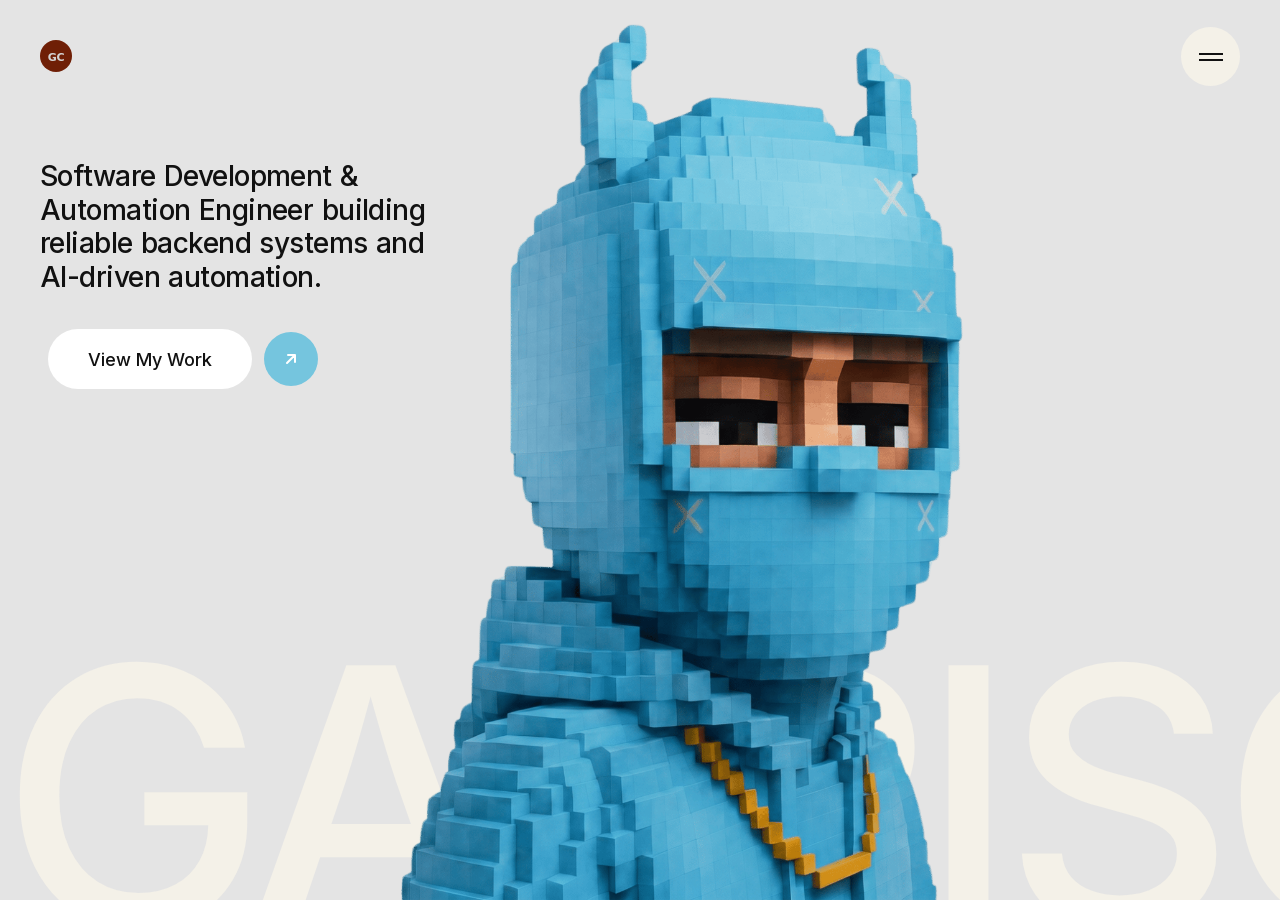
<file: index.html>
<!DOCTYPE html>
<html lang="en">
<head>
<meta charset="UTF-8"/>
<meta name="viewport" content="width=device-width, initial-scale=1.0"/>
<title>Garrison Chen — Software Development Engineer</title>
<meta name="description" content="Garrison Chen is a Software Development & Automation Engineer building reliable backend systems, CI/CD pipelines, and AI-driven automation."/>
<meta property="og:type" content="website"/>
<meta property="og:title" content="Garrison Chen — Software Development Engineer"/>
<meta property="og:description" content="Software Development & Automation Engineer building reliable backend systems and AI-driven automation."/>
<meta property="og:image" content="assets/images/hero-base.png"/>
<meta name="twitter:card" content="summary_large_image"/>
<link rel="icon" type="image/svg+xml" href="assets/images/logo.svg"/>
<link rel="stylesheet" href="assets/css/style.css"/>
</head>
<body>

<!-- SPLASH -->
<div class="splash" id="splash">
  <div class="splash-row splash-row-top">
    <div class="splash-box"></div><div class="splash-box"></div><div class="splash-box"></div><div class="splash-box"></div><div class="splash-box"></div>
  </div>
  <div class="splash-row splash-row-bottom">
    <div class="splash-box"></div><div class="splash-box"></div><div class="splash-box"></div><div class="splash-box"></div><div class="splash-box"></div>
  </div>
</div>

<!-- LOGO -->
<div class="logo-wrapper">
  <div class="inner">
    <a href="index.html" aria-label="Home">
      <img src="assets/images/logo.svg" alt="Garrison Chen"/>
    </a>
  </div>
</div>

<!-- BURGER -->
<div class="burger-wrapper">
  <div class="inner">
    <button class="burger-btn" id="burger-btn" aria-label="Open menu">
      <span class="bar"></span>
      <span class="bar"></span>
    </button>
  </div>
</div>

<!-- MENU PANEL -->
<div class="menu-panel" id="menu-panel">
  <nav>
    <a href="work.html">Work</a>
    <a href="about.html">About</a>
    <a href="blog.html">Blog</a>
  </nav>
  <div class="menu-contact">
    <a href="mailto:pikachuouo10@gmail.com" class="menu-email">pikachuouo10@gmail.com</a>
    <div class="menu-socials">
      <a href="https://github.com/PikachuOuO10" target="_blank" rel="noopener">GitHub</a>
      <a href="https://tw.linkedin.com/in/garrison-chen-938335220" target="_blank" rel="noopener">LinkedIn</a>
    </div>
  </div>
  <div style="margin-top:32px;">
    <a class="menu-cta-btn" href="mailto:pikachuouo10@gmail.com">
      <span class="menu-cta-bg"></span>
      <span class="menu-cta-text">Let's talk</span>
      <span class="menu-cta-circle">
        <svg width="14" height="14" viewBox="0 0 18 18" fill="none" xmlns="http://www.w3.org/2000/svg">
          <path d="M5 13L13 5M13 5H6M13 5V12" stroke="white" stroke-width="2" stroke-linecap="round" stroke-linejoin="round"/>
        </svg>
      </span>
    </a>
  </div>
</div>

<!-- HERO -->
<main class="hero">
  <!-- Big text behind image -->
  <div class="hero-big-text creator-text-animate">
    <h2>GARRISON</h2>
  </div>

  <!-- Base image -->
  <div class="hero-base-img hero-image-animate"
       style="background-image:url('assets/images/hero-base.png');">
  </div>

  <!-- Reveal layer -->
  <canvas id="reveal-canvas"></canvas>
  <div class="hero-reveal-img" id="reveal-img"
       style="background-image:url('assets/images/hero-reveal.png');">
  </div>

  <!-- Content -->
  <div class="hero-content">
    <div class="hero-content-inner">
      <h1 class="hero-headline" id="headline" data-text="Software Development &amp; Automation Engineer building reliable backend systems and AI-driven automation."></h1>
      <a class="cta-btn cta-animate" href="work.html">
        <span class="cta-btn-bg"></span>
        <span class="cta-btn-text">View My Work</span>
        <span class="cta-btn-circle">
          <svg width="18" height="18" viewBox="0 0 18 18" fill="none" xmlns="http://www.w3.org/2000/svg">
            <path d="M5 13L13 5M13 5H6M13 5V12" stroke="white" stroke-width="2" stroke-linecap="round" stroke-linejoin="round"/>
          </svg>
        </span>
      </a>
    </div>
  </div>
</main>

<script src="assets/js/main.js"></script>
</body>
</html>
</file>
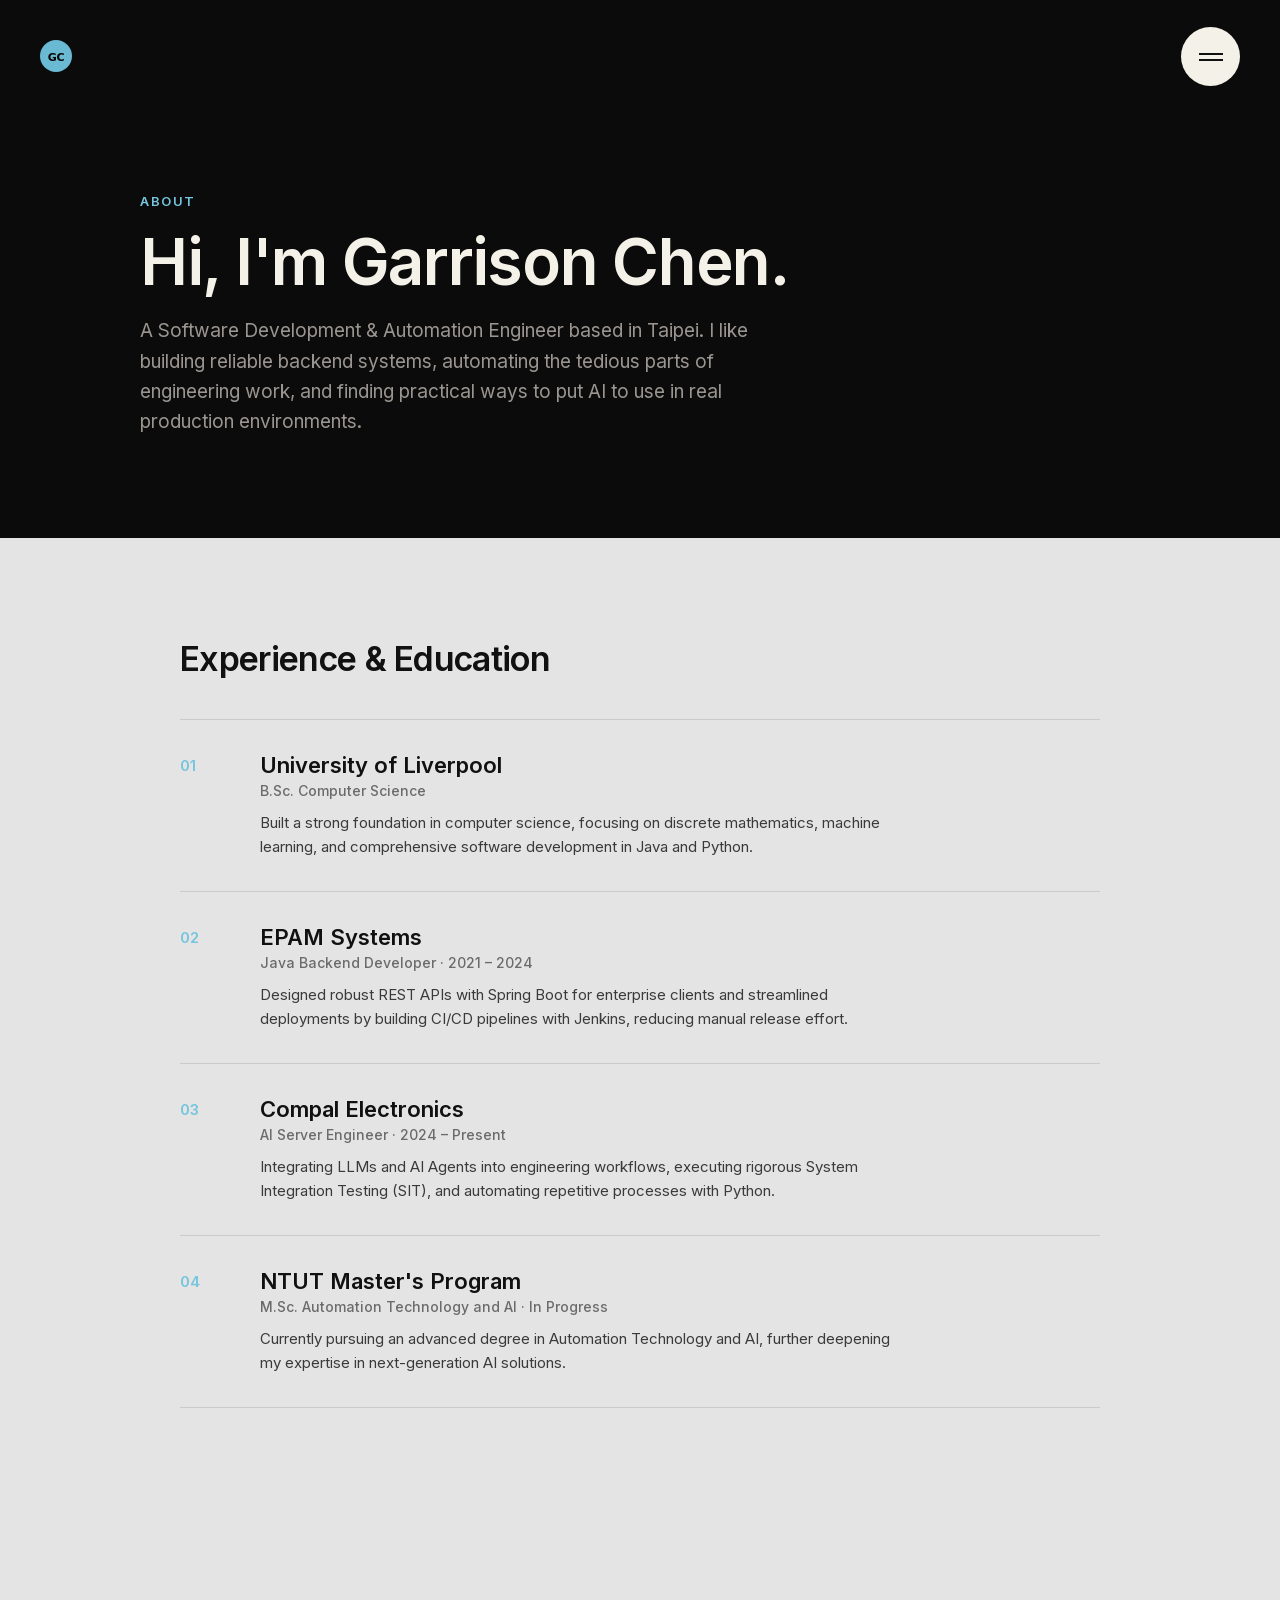
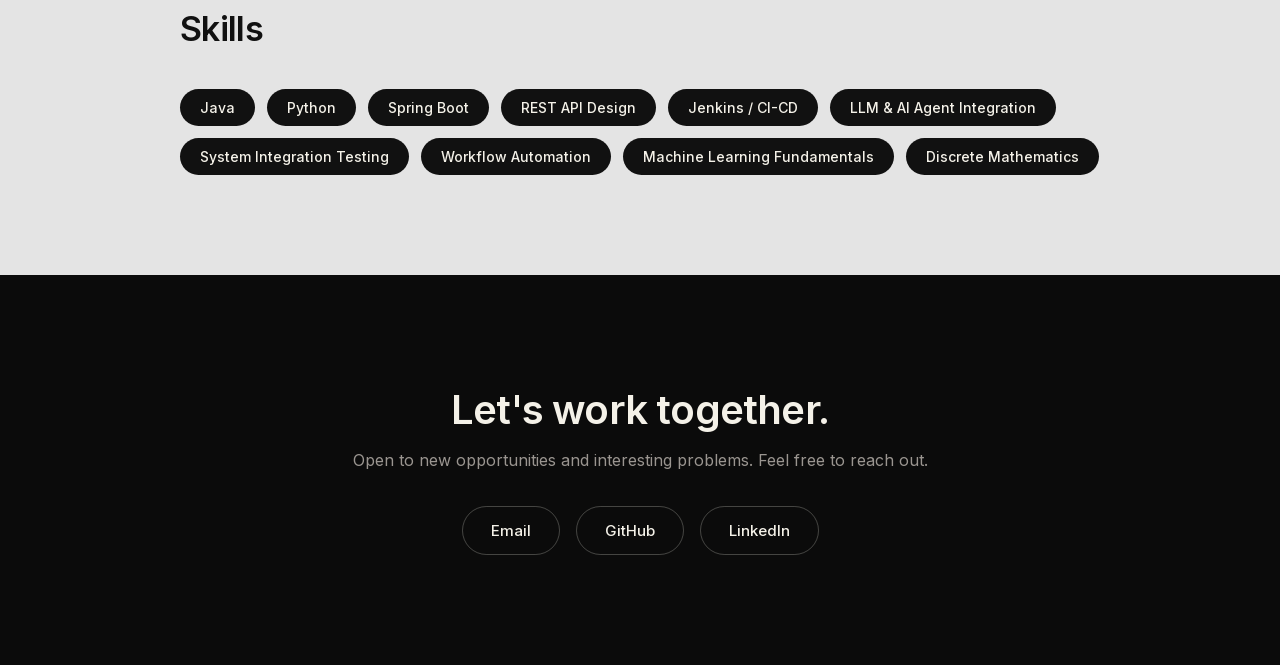
<file: about.html>
<!DOCTYPE html>
<html lang="en">
<head>
<meta charset="UTF-8"/>
<meta name="viewport" content="width=device-width, initial-scale=1.0"/>
<title>About — Garrison Chen</title>
<meta name="description" content="Garrison Chen — Software Development &amp; Automation Engineer. Background, experience, and skills."/>
<meta property="og:type" content="website"/>
<meta property="og:title" content="About — Garrison Chen"/>
<meta property="og:description" content="Software Development &amp; Automation Engineer. Background, experience, and skills."/>
<meta property="og:image" content="assets/images/hero-base.png"/>
<meta name="twitter:card" content="summary_large_image"/>
<link rel="icon" type="image/svg+xml" href="assets/images/logo.svg"/>
<link rel="stylesheet" href="assets/css/style.css"/>
</head>
<body>

<!-- LOGO -->
<div class="logo-wrapper">
  <div class="inner">
    <a href="index.html" aria-label="Home">
      <img src="assets/images/logo.svg" alt="Garrison Chen"/>
    </a>
  </div>
</div>

<!-- BURGER -->
<div class="burger-wrapper">
  <div class="inner">
    <button class="burger-btn" id="burger-btn" aria-label="Open menu">
      <span class="bar"></span>
      <span class="bar"></span>
    </button>
  </div>
</div>

<!-- MENU PANEL -->
<div class="menu-panel" id="menu-panel">
  <nav>
    <a href="work.html">Work</a>
    <a href="about.html">About</a>
    <a href="blog.html">Blog</a>
  </nav>
  <div class="menu-contact">
    <a href="mailto:pikachuouo10@gmail.com" class="menu-email">pikachuouo10@gmail.com</a>
    <div class="menu-socials">
      <a href="https://github.com/PikachuOuO10" target="_blank" rel="noopener">GitHub</a>
      <a href="https://tw.linkedin.com/in/garrison-chen-938335220" target="_blank" rel="noopener">LinkedIn</a>
    </div>
  </div>
  <div style="margin-top:32px;">
    <a class="menu-cta-btn" href="mailto:pikachuouo10@gmail.com">
      <span class="menu-cta-bg"></span>
      <span class="menu-cta-text">Let's talk</span>
      <span class="menu-cta-circle">
        <svg width="14" height="14" viewBox="0 0 18 18" fill="none" xmlns="http://www.w3.org/2000/svg">
          <path d="M5 13L13 5M13 5H6M13 5V12" stroke="white" stroke-width="2" stroke-linecap="round" stroke-linejoin="round"/>
        </svg>
      </span>
    </a>
  </div>
</div>

<main>
  <!-- PAGE HERO -->
  <section class="page-hero">
    <div class="page-hero-inner fade-in-up">
      <span class="eyebrow">About</span>
      <h1>Hi, I'm Garrison Chen.</h1>
      <p>A Software Development &amp; Automation Engineer based in Taipei. I like building reliable backend systems, automating the tedious parts of engineering work, and finding practical ways to put AI to use in real production environments.</p>
    </div>
  </section>

  <!-- EXPERIENCE TIMELINE -->
  <section class="section">
    <h2 class="section-title">Experience &amp; Education</h2>
    <div class="timeline">

      <div class="timeline-item">
        <div class="timeline-num">01</div>
        <div class="timeline-body">
          <h3>University of Liverpool</h3>
          <div class="timeline-org">B.Sc. Computer Science</div>
          <p>Built a strong foundation in computer science, focusing on discrete mathematics, machine learning, and comprehensive software development in Java and Python.</p>
        </div>
      </div>

      <div class="timeline-item">
        <div class="timeline-num">02</div>
        <div class="timeline-body">
          <h3>EPAM Systems</h3>
          <div class="timeline-org">Java Backend Developer · 2021 – 2024</div>
          <p>Designed robust REST APIs with Spring Boot for enterprise clients and streamlined deployments by building CI/CD pipelines with Jenkins, reducing manual release effort.</p>
        </div>
      </div>

      <div class="timeline-item">
        <div class="timeline-num">03</div>
        <div class="timeline-body">
          <h3>Compal Electronics</h3>
          <div class="timeline-org">AI Server Engineer · 2024 – Present</div>
          <p>Integrating LLMs and AI Agents into engineering workflows, executing rigorous System Integration Testing (SIT), and automating repetitive processes with Python.</p>
        </div>
      </div>

      <div class="timeline-item">
        <div class="timeline-num">04</div>
        <div class="timeline-body">
          <h3>NTUT Master's Program</h3>
          <div class="timeline-org">M.Sc. Automation Technology and AI · In Progress</div>
          <p>Currently pursuing an advanced degree in Automation Technology and AI, further deepening my expertise in next-generation AI solutions.</p>
        </div>
      </div>

    </div>
  </section>

  <!-- SKILLS -->
  <section class="section">
    <h2 class="section-title">Skills</h2>
    <div class="skills-grid">
      <span class="skill-pill">Java</span>
      <span class="skill-pill">Python</span>
      <span class="skill-pill">Spring Boot</span>
      <span class="skill-pill">REST API Design</span>
      <span class="skill-pill">Jenkins / CI-CD</span>
      <span class="skill-pill">LLM &amp; AI Agent Integration</span>
      <span class="skill-pill">System Integration Testing</span>
      <span class="skill-pill">Workflow Automation</span>
      <span class="skill-pill">Machine Learning Fundamentals</span>
      <span class="skill-pill">Discrete Mathematics</span>
    </div>
  </section>

  <!-- CONTACT CTA -->
  <section class="contact-cta">
    <h2>Let's work together.</h2>
    <p>Open to new opportunities and interesting problems. Feel free to reach out.</p>
    <div class="contact-cta-buttons">
      <a class="contact-link-btn" href="mailto:pikachuouo10@gmail.com">Email</a>
      <a class="contact-link-btn" href="https://github.com/PikachuOuO10" target="_blank" rel="noopener">GitHub</a>
      <a class="contact-link-btn" href="https://tw.linkedin.com/in/garrison-chen-938335220" target="_blank" rel="noopener">LinkedIn</a>
    </div>
  </section>
</main>

<script src="assets/js/main.js"></script>
</body>
</html>
</file>
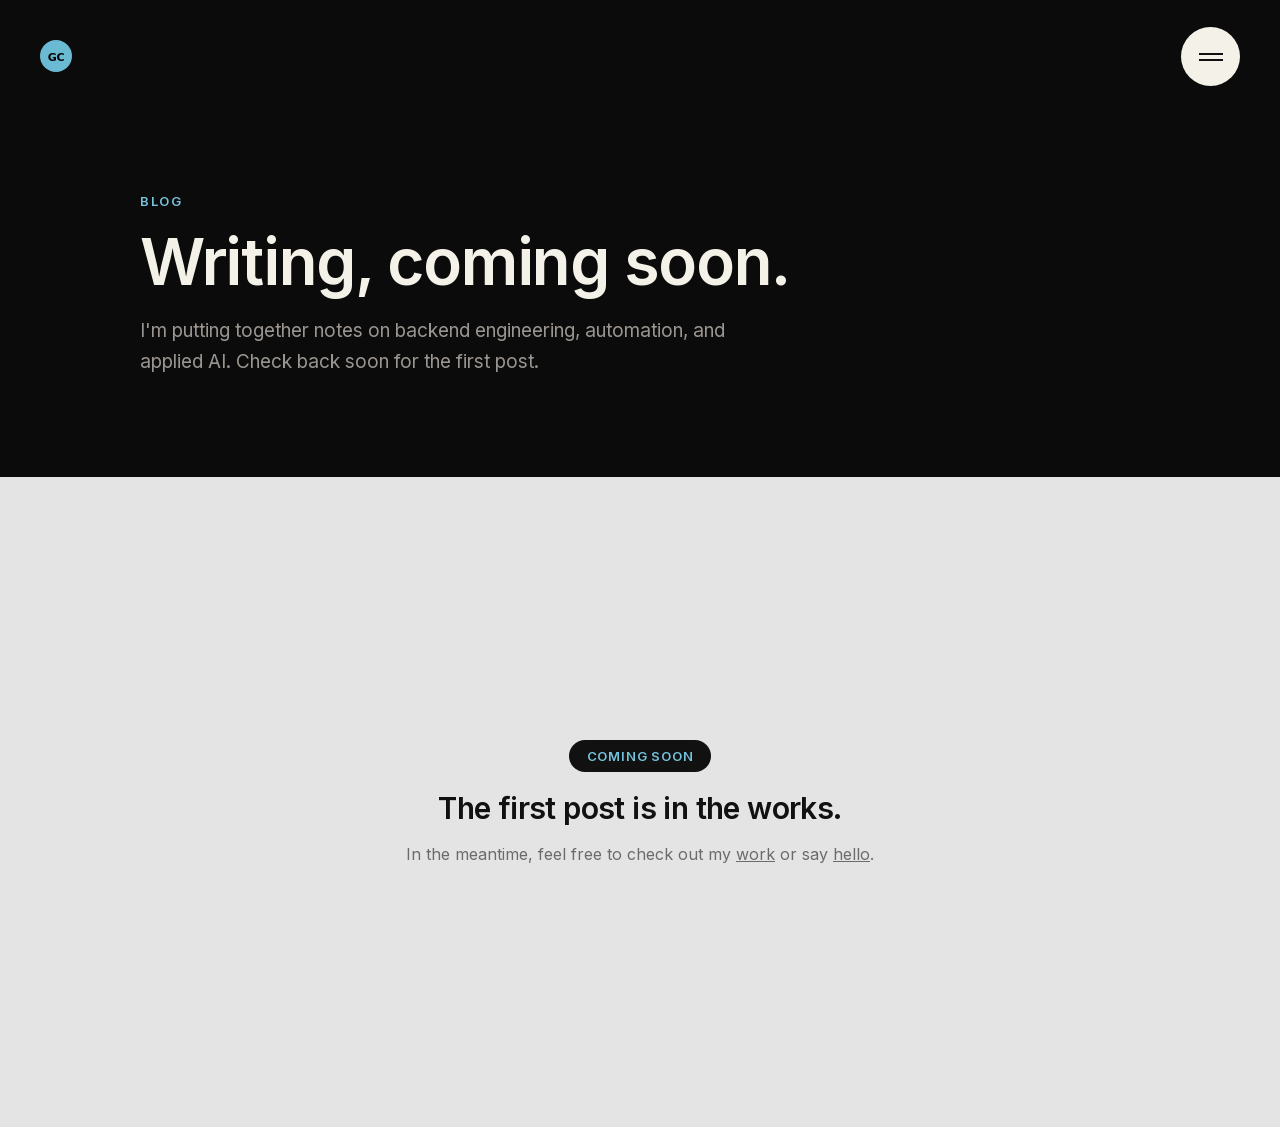
<file: blog.html>
<!DOCTYPE html>
<html lang="en">
<head>
<meta charset="UTF-8"/>
<meta name="viewport" content="width=device-width, initial-scale=1.0"/>
<title>Blog — Garrison Chen</title>
<meta name="description" content="Garrison Chen's blog — technical notes on backend engineering, automation, and AI. Coming soon."/>
<meta property="og:type" content="website"/>
<meta property="og:title" content="Blog — Garrison Chen"/>
<meta property="og:description" content="Technical notes on backend engineering, automation, and AI. Coming soon."/>
<meta property="og:image" content="assets/images/hero-base.png"/>
<meta name="twitter:card" content="summary_large_image"/>
<link rel="icon" type="image/svg+xml" href="assets/images/logo.svg"/>
<link rel="stylesheet" href="assets/css/style.css"/>
</head>
<body>

<!-- LOGO -->
<div class="logo-wrapper">
  <div class="inner">
    <a href="index.html" aria-label="Home">
      <img src="assets/images/logo.svg" alt="Garrison Chen"/>
    </a>
  </div>
</div>

<!-- BURGER -->
<div class="burger-wrapper">
  <div class="inner">
    <button class="burger-btn" id="burger-btn" aria-label="Open menu">
      <span class="bar"></span>
      <span class="bar"></span>
    </button>
  </div>
</div>

<!-- MENU PANEL -->
<div class="menu-panel" id="menu-panel">
  <nav>
    <a href="work.html">Work</a>
    <a href="about.html">About</a>
    <a href="blog.html">Blog</a>
  </nav>
  <div class="menu-contact">
    <a href="mailto:pikachuouo10@gmail.com" class="menu-email">pikachuouo10@gmail.com</a>
    <div class="menu-socials">
      <a href="https://github.com/PikachuOuO10" target="_blank" rel="noopener">GitHub</a>
      <a href="https://tw.linkedin.com/in/garrison-chen-938335220" target="_blank" rel="noopener">LinkedIn</a>
    </div>
  </div>
  <div style="margin-top:32px;">
    <a class="menu-cta-btn" href="mailto:pikachuouo10@gmail.com">
      <span class="menu-cta-bg"></span>
      <span class="menu-cta-text">Let's talk</span>
      <span class="menu-cta-circle">
        <svg width="14" height="14" viewBox="0 0 18 18" fill="none" xmlns="http://www.w3.org/2000/svg">
          <path d="M5 13L13 5M13 5H6M13 5V12" stroke="white" stroke-width="2" stroke-linecap="round" stroke-linejoin="round"/>
        </svg>
      </span>
    </a>
  </div>
</div>

<main>
  <!-- PAGE HERO -->
  <section class="page-hero">
    <div class="page-hero-inner fade-in-up">
      <span class="eyebrow">Blog</span>
      <h1>Writing, coming soon.</h1>
      <p>I'm putting together notes on backend engineering, automation, and applied AI. Check back soon for the first post.</p>
    </div>
  </section>

  <section class="section">
    <div class="coming-soon fade-in-up">
      <span class="badge">Coming Soon</span>
      <h2>The first post is in the works.</h2>
      <p>In the meantime, feel free to check out my <a href="work.html" style="text-decoration:underline;">work</a> or say <a href="mailto:pikachuouo10@gmail.com" style="text-decoration:underline;">hello</a>.</p>
    </div>
  </section>
</main>

<script src="assets/js/main.js"></script>
</body>
</html>
</file>
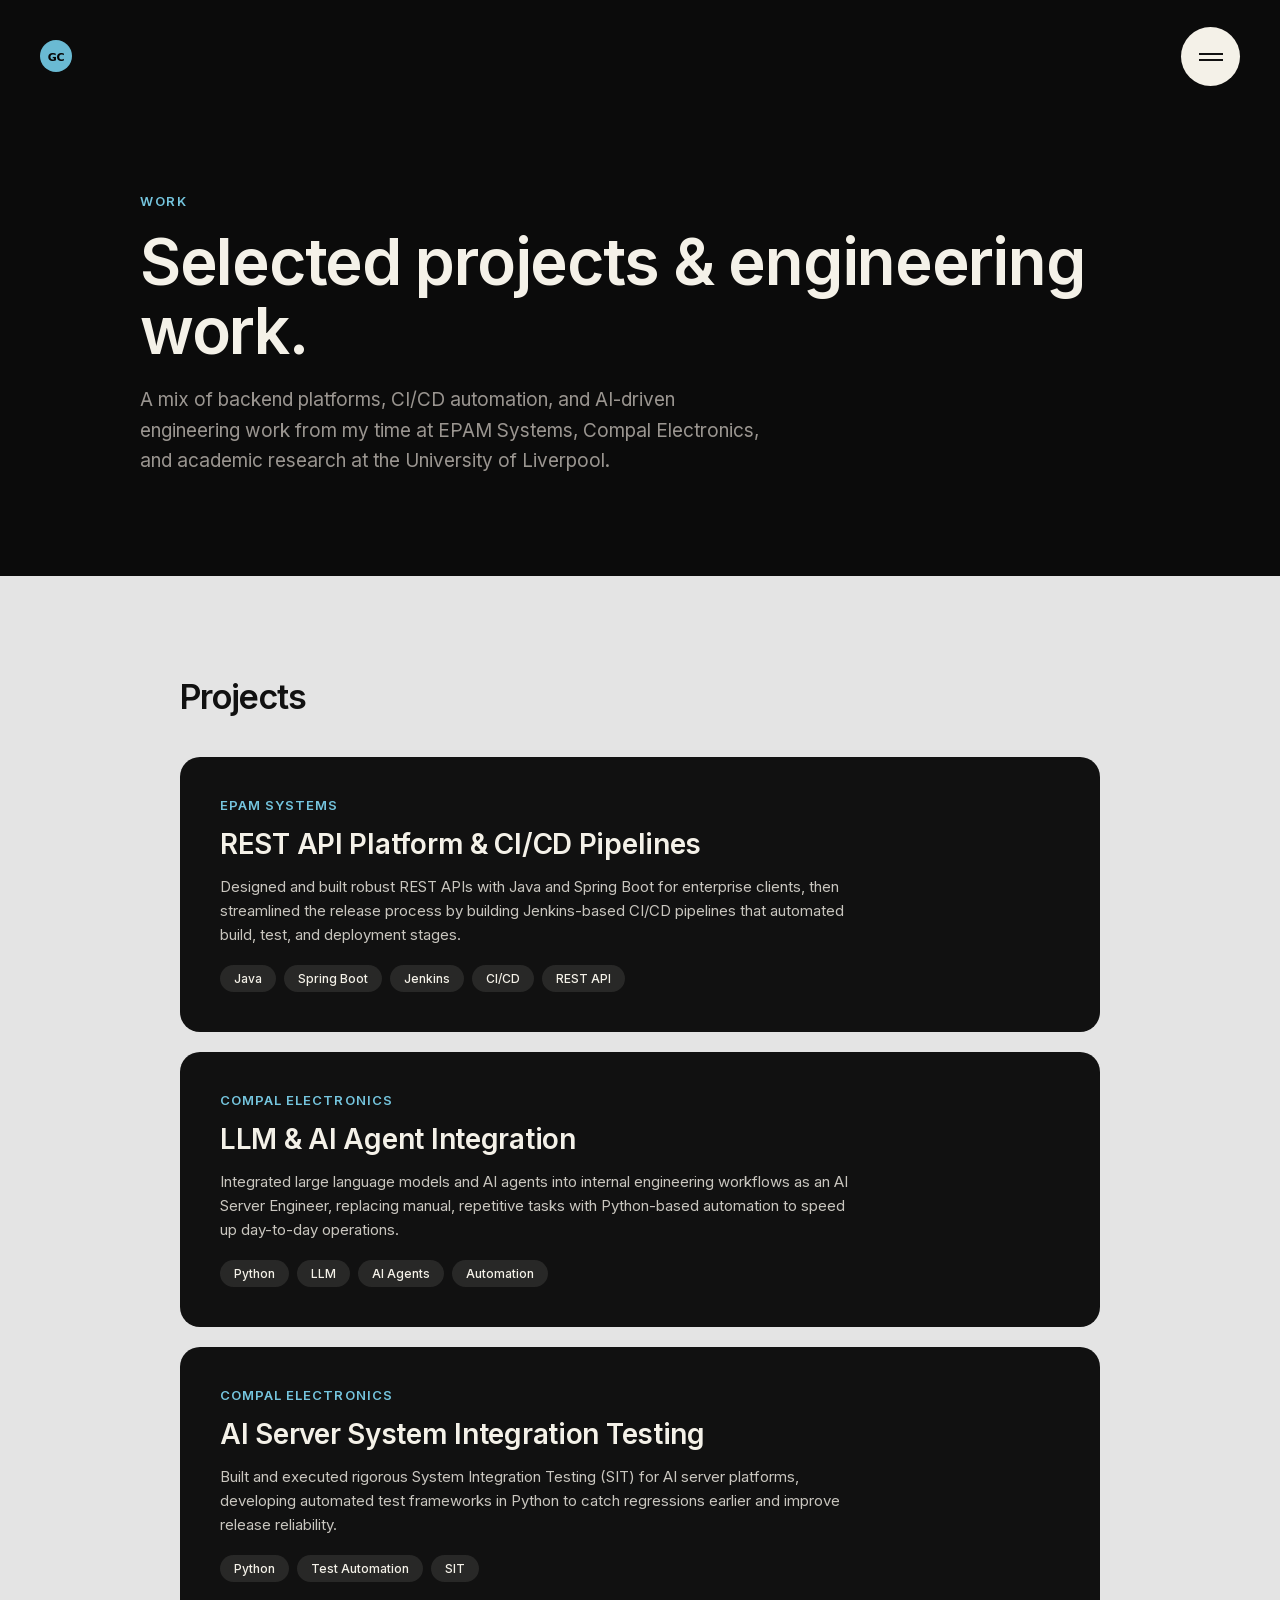
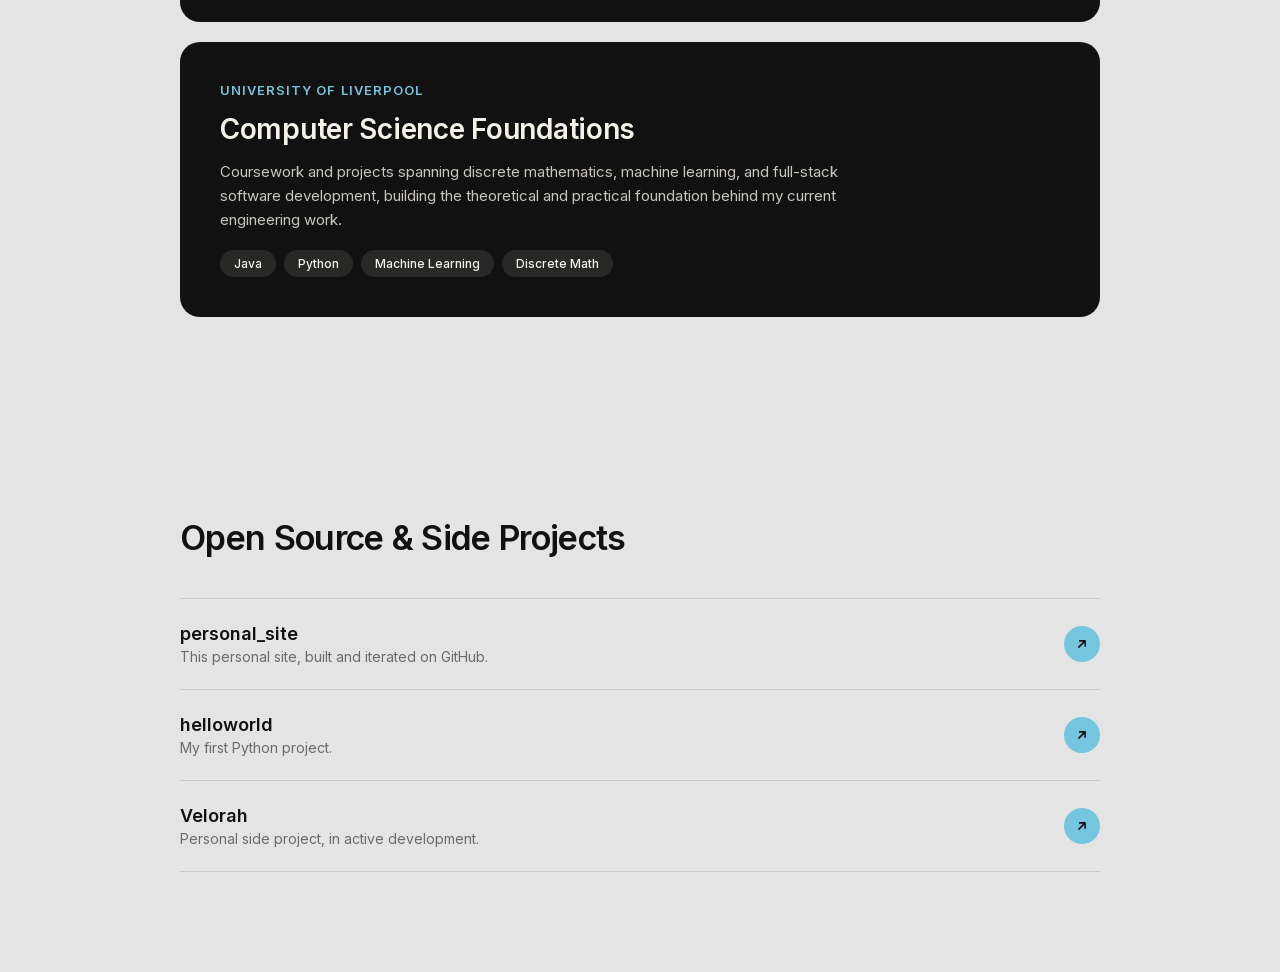
<file: work.html>
<!DOCTYPE html>
<html lang="en">
<head>
<meta charset="UTF-8"/>
<meta name="viewport" content="width=device-width, initial-scale=1.0"/>
<title>Work — Garrison Chen</title>
<meta name="description" content="Selected work by Garrison Chen: backend APIs, CI/CD pipelines, and LLM/AI Agent automation projects."/>
<meta property="og:type" content="website"/>
<meta property="og:title" content="Work — Garrison Chen"/>
<meta property="og:description" content="Selected work by Garrison Chen: backend APIs, CI/CD pipelines, and LLM/AI Agent automation projects."/>
<meta property="og:image" content="assets/images/hero-base.png"/>
<meta name="twitter:card" content="summary_large_image"/>
<link rel="icon" type="image/svg+xml" href="assets/images/logo.svg"/>
<link rel="stylesheet" href="assets/css/style.css"/>
</head>
<body>

<!-- LOGO -->
<div class="logo-wrapper">
  <div class="inner">
    <a href="index.html" aria-label="Home">
      <img src="assets/images/logo.svg" alt="Garrison Chen"/>
    </a>
  </div>
</div>

<!-- BURGER -->
<div class="burger-wrapper">
  <div class="inner">
    <button class="burger-btn" id="burger-btn" aria-label="Open menu">
      <span class="bar"></span>
      <span class="bar"></span>
    </button>
  </div>
</div>

<!-- MENU PANEL -->
<div class="menu-panel" id="menu-panel">
  <nav>
    <a href="work.html">Work</a>
    <a href="about.html">About</a>
    <a href="blog.html">Blog</a>
  </nav>
  <div class="menu-contact">
    <a href="mailto:pikachuouo10@gmail.com" class="menu-email">pikachuouo10@gmail.com</a>
    <div class="menu-socials">
      <a href="https://github.com/PikachuOuO10" target="_blank" rel="noopener">GitHub</a>
      <a href="https://tw.linkedin.com/in/garrison-chen-938335220" target="_blank" rel="noopener">LinkedIn</a>
    </div>
  </div>
  <div style="margin-top:32px;">
    <a class="menu-cta-btn" href="mailto:pikachuouo10@gmail.com">
      <span class="menu-cta-bg"></span>
      <span class="menu-cta-text">Let's talk</span>
      <span class="menu-cta-circle">
        <svg width="14" height="14" viewBox="0 0 18 18" fill="none" xmlns="http://www.w3.org/2000/svg">
          <path d="M5 13L13 5M13 5H6M13 5V12" stroke="white" stroke-width="2" stroke-linecap="round" stroke-linejoin="round"/>
        </svg>
      </span>
    </a>
  </div>
</div>

<main>
  <!-- PAGE HERO -->
  <section class="page-hero">
    <div class="page-hero-inner fade-in-up">
      <span class="eyebrow">Work</span>
      <h1>Selected projects &amp; engineering work.</h1>
      <p>A mix of backend platforms, CI/CD automation, and AI-driven engineering work from my time at EPAM Systems, Compal Electronics, and academic research at the University of Liverpool.</p>
    </div>
  </section>

  <!-- PROJECT CARDS -->
  <section class="section">
    <h2 class="section-title">Projects</h2>
    <div class="project-grid">

      <article class="project-card">
        <span class="project-card-org">EPAM Systems</span>
        <h3>REST API Platform &amp; CI/CD Pipelines</h3>
        <p>Designed and built robust REST APIs with Java and Spring Boot for enterprise clients, then streamlined the release process by building Jenkins-based CI/CD pipelines that automated build, test, and deployment stages.</p>
        <div class="project-tags">
          <span class="tag">Java</span>
          <span class="tag">Spring Boot</span>
          <span class="tag">Jenkins</span>
          <span class="tag">CI/CD</span>
          <span class="tag">REST API</span>
        </div>
      </article>

      <article class="project-card">
        <span class="project-card-org">Compal Electronics</span>
        <h3>LLM &amp; AI Agent Integration</h3>
        <p>Integrated large language models and AI agents into internal engineering workflows as an AI Server Engineer, replacing manual, repetitive tasks with Python-based automation to speed up day-to-day operations.</p>
        <div class="project-tags">
          <span class="tag">Python</span>
          <span class="tag">LLM</span>
          <span class="tag">AI Agents</span>
          <span class="tag">Automation</span>
        </div>
      </article>

      <article class="project-card">
        <span class="project-card-org">Compal Electronics</span>
        <h3>AI Server System Integration Testing</h3>
        <p>Built and executed rigorous System Integration Testing (SIT) for AI server platforms, developing automated test frameworks in Python to catch regressions earlier and improve release reliability.</p>
        <div class="project-tags">
          <span class="tag">Python</span>
          <span class="tag">Test Automation</span>
          <span class="tag">SIT</span>
        </div>
      </article>

      <article class="project-card">
        <span class="project-card-org">University of Liverpool</span>
        <h3>Computer Science Foundations</h3>
        <p>Coursework and projects spanning discrete mathematics, machine learning, and full-stack software development, building the theoretical and practical foundation behind my current engineering work.</p>
        <div class="project-tags">
          <span class="tag">Java</span>
          <span class="tag">Python</span>
          <span class="tag">Machine Learning</span>
          <span class="tag">Discrete Math</span>
        </div>
      </article>

    </div>
  </section>

  <!-- OPEN SOURCE -->
  <section class="section">
    <h2 class="section-title">Open Source &amp; Side Projects</h2>
    <div class="oss-list">

      <a class="oss-item" href="https://github.com/PikachuOuO10/personal_site" target="_blank" rel="noopener">
        <div class="oss-item-text">
          <h4>personal_site</h4>
          <p>This personal site, built and iterated on GitHub.</p>
        </div>
        <span class="oss-item-arrow">
          <svg width="14" height="14" viewBox="0 0 18 18" fill="none" xmlns="http://www.w3.org/2000/svg">
            <path d="M5 13L13 5M13 5H6M13 5V12" stroke="#111111" stroke-width="2" stroke-linecap="round" stroke-linejoin="round"/>
          </svg>
        </span>
      </a>

      <a class="oss-item" href="https://github.com/PikachuOuO10/helloworld" target="_blank" rel="noopener">
        <div class="oss-item-text">
          <h4>helloworld</h4>
          <p>My first Python project.</p>
        </div>
        <span class="oss-item-arrow">
          <svg width="14" height="14" viewBox="0 0 18 18" fill="none" xmlns="http://www.w3.org/2000/svg">
            <path d="M5 13L13 5M13 5H6M13 5V12" stroke="#111111" stroke-width="2" stroke-linecap="round" stroke-linejoin="round"/>
          </svg>
        </span>
      </a>

      <a class="oss-item" href="https://github.com/PikachuOuO10/Velorah" target="_blank" rel="noopener">
        <div class="oss-item-text">
          <h4>Velorah</h4>
          <p>Personal side project, in active development.</p>
        </div>
        <span class="oss-item-arrow">
          <svg width="14" height="14" viewBox="0 0 18 18" fill="none" xmlns="http://www.w3.org/2000/svg">
            <path d="M5 13L13 5M13 5H6M13 5V12" stroke="#111111" stroke-width="2" stroke-linecap="round" stroke-linejoin="round"/>
          </svg>
        </span>
      </a>

    </div>
  </section>
</main>

<script src="assets/js/main.js"></script>
</body>
</html>
</file>
<file: assets/css/style.css>
@font-face {
  font-family: 'Inter';
  font-style: normal;
  font-weight: 300;
  font-display: swap;
  src: url('../fonts/inter-300.woff') format('woff');
}
@font-face {
  font-family: 'Inter';
  font-style: normal;
  font-weight: 400;
  font-display: swap;
  src: url('../fonts/inter-400.woff') format('woff');
}
@font-face {
  font-family: 'Inter';
  font-style: normal;
  font-weight: 500;
  font-display: swap;
  src: url('../fonts/inter-500.woff') format('woff');
}
@font-face {
  font-family: 'Inter';
  font-style: normal;
  font-weight: 600;
  font-display: swap;
  src: url('../fonts/inter-600.woff') format('woff');
}
@font-face {
  font-family: 'Inter';
  font-style: normal;
  font-weight: 700;
  font-display: swap;
  src: url('../fonts/inter-700.woff') format('woff');
}

*, *::before, *::after { box-sizing: border-box; margin: 0; padding: 0; }
* { font-family: 'Inter', system-ui, -apple-system, BlinkMacSystemFont, "Segoe UI", sans-serif; }

html, body {
  margin: 0; padding: 0;
  background: #E4E4E4;
  color: #111111;
  overflow-x: hidden;
  scroll-behavior: smooth;
}

a { color: inherit; }

/* ===== SPLASH ===== */
.splash {
  position: fixed; inset: 0;
  width: 100vw; height: 100vh;
  z-index: 9999;
  pointer-events: none;
  overflow: hidden;
  animation: splashHide 0.3s ease forwards;
  animation-delay: 1.35s;
}
.splash-row { display: flex; width: 100%; height: 50%; }
.splash-box { width: 20%; height: 100%; background: #75C5DE; }
.splash-row-top .splash-box { animation: splashTop 1s cubic-bezier(0.96,-0.02,0.38,1.01) forwards; }
.splash-row-bottom .splash-box { animation: splashBottom 1s cubic-bezier(0.96,-0.02,0.38,1.01) forwards; }
.splash-box:nth-child(1) { animation-delay: 0s; }
.splash-box:nth-child(2) { animation-delay: 0.05s; }
.splash-box:nth-child(3) { animation-delay: 0.1s; }
.splash-box:nth-child(4) { animation-delay: 0.15s; }
.splash-box:nth-child(5) { animation-delay: 0.2s; }

@keyframes splashTop { from { transform: translateY(0%); } to { transform: translateY(-100%); } }
@keyframes splashBottom { from { transform: translateY(0%); } to { transform: translateY(100%); } }
@keyframes splashHide { to { opacity: 0; visibility: hidden; } }

/* ===== HERO IMAGE ENTRANCE ===== */
@keyframes heroImageIn {
  from { opacity: 0; transform: scale(1.5) rotate(3deg); }
  to { opacity: 1; transform: scale(1) rotate(0deg); }
}
.hero-image-animate {
  animation: heroImageIn 1.2s cubic-bezier(0.25,0.46,0.45,0.94) forwards;
  animation-delay: 1s;
  opacity: 0;
}

/* ===== WORD REVEAL ===== */
@keyframes wordReveal {
  from { opacity: 0; transform: translateY(10px); filter: blur(10px); }
  to { opacity: 1; transform: translateY(0); filter: blur(0); }
}
.word-reveal {
  opacity: 0;
  display: inline-block;
  margin-right: 0.3em;
  animation: wordReveal 0.4s ease forwards;
}

/* ===== CTA ENTRANCE ===== */
@keyframes slideUpScale {
  from { opacity: 0; transform: translateY(60px) scale(0.4); }
  to { opacity: 1; transform: translateY(0) scale(1); }
}
.cta-animate {
  opacity: 0;
  animation: slideUpScale 0.8s cubic-bezier(0.25,0.46,0.45,0.94) forwards;
  animation-delay: 1s;
}

/* ===== SIMPLE FADE-IN (used on inner pages, no splash) ===== */
@keyframes fadeUp {
  from { opacity: 0; transform: translateY(24px); }
  to { opacity: 1; transform: translateY(0); }
}
.fade-in-up {
  opacity: 0;
  animation: fadeUp 0.7s cubic-bezier(0.25,0.46,0.45,0.94) forwards;
}

/* ===== CTA BUTTON ===== */
.cta-btn { position: relative; overflow: hidden; display: flex; align-items: center; border: none; background: none; cursor: pointer; border-radius: 9999px; padding: 8px; gap: 12px; text-decoration: none; }
.cta-btn-bg {
  position: absolute; top: 5px; bottom: 5px; left: 8px;
  width: calc(100% - 8px - 8px - 48px - 12px);
  border-radius: 9999px; background: white; z-index: 0;
  transition: width 0.4s cubic-bezier(0.25,0.46,0.45,0.94);
}
@media (min-width: 768px) { .cta-btn-bg { width: calc(100% - 8px - 8px - 54px - 12px); } }
.cta-btn:hover .cta-btn-bg { width: calc(100% - 16px); }
.cta-btn-text { position: relative; z-index: 1; color: #111111; font-weight: 500; font-size: 16px; padding: 12px 32px; white-space: nowrap; }
@media (min-width: 768px) { .cta-btn-text { font-size: 18px; padding: 16px 40px; } }
.cta-btn-circle {
  position: relative; z-index: 1; display: flex; align-items: center; justify-content: center;
  width: 48px; height: 48px; border-radius: 50%; background: #75C5DE; flex-shrink: 0;
  transition: transform 0.4s cubic-bezier(0.25,0.46,0.45,0.94);
}
@media (min-width: 768px) { .cta-btn-circle { width: 54px; height: 54px; } }
.cta-btn:hover .cta-btn-circle { transform: translateX(-7px); }

/* CTA button on dark backgrounds (outline style) */
.cta-btn.cta-btn-outline .cta-btn-text { color: #F4F1E8; }
.cta-btn.cta-btn-outline .cta-btn-bg { background: rgba(244,241,232,0.08); }
.cta-btn.cta-btn-outline:hover .cta-btn-bg { background: rgba(244,241,232,0.14); }

/* ===== MENU CTA (smaller) ===== */
.menu-cta-btn { position: relative; overflow: hidden; display: inline-flex; align-items: center; border: none; background: none; cursor: pointer; border-radius: 9999px; padding: 6px; gap: 8px; text-decoration: none; }
.menu-cta-bg {
  position: absolute; top: 5px; bottom: 5px; left: 8px;
  width: calc(100% - 8px - 8px - 38px - 8px);
  border-radius: 9999px; background: white; z-index: 0;
  transition: width 0.4s cubic-bezier(0.25,0.46,0.45,0.94);
}
.menu-cta-btn:hover .menu-cta-bg { width: calc(100% - 12px); }
.menu-cta-text { position: relative; z-index: 1; color: #111111; font-weight: 500; font-size: 14px; padding: 8px 28px; white-space: nowrap; }
.menu-cta-circle {
  position: relative; z-index: 1; display: flex; align-items: center; justify-content: center;
  width: 38px; height: 38px; border-radius: 50%; background: #75C5DE; flex-shrink: 0;
  transition: transform 0.3s ease;
}
.menu-cta-btn:hover .menu-cta-circle { transform: translateX(-4px); }

/* ===== CREATOR TEXT ===== */
@keyframes creatorSlideUp { from { transform: translateY(330px); } to { transform: translateY(0); } }
.creator-text-animate {
  transform: translateY(330px);
  animation: creatorSlideUp 1s cubic-bezier(0.16,1,0.3,1) forwards;
  animation-delay: 1.5s;
}

/* ===== NAVIGATION ===== */
.logo-wrapper {
  position: fixed; top: 30px; left: 0; width: 50%; z-index: 10;
  display: flex; justify-content: flex-start; align-items: center; mix-blend-mode: difference;
}
@media (min-width: 768px) { .logo-wrapper { top: 40px; } }
.logo-wrapper .inner { padding-left: 20px; }
@media (min-width: 768px) { .logo-wrapper .inner { padding-left: 40px; } }
.logo-wrapper img { width: 32px; height: 32px; display: block; }

.burger-wrapper {
  position: fixed; top: 16px; right: 0; width: 50%; z-index: 10;
  display: flex; justify-content: flex-end; align-items: center;
}
@media (min-width: 768px) { .burger-wrapper { top: 27px; } }
.burger-wrapper .inner { padding-right: 20px; }
@media (min-width: 768px) { .burger-wrapper .inner { padding-right: 40px; } }

.burger-btn {
  width: 59px; height: 59px; border-radius: 50%; border: none; cursor: pointer;
  display: flex; flex-direction: column; gap: 4px; align-items: center; justify-content: center;
  background: #F4F1E8; transition: background 0.4s ease;
}
.burger-btn:hover { background: #0B0B0B; }
.burger-btn .bar {
  display: block; width: 24px; height: 2px; background: #111111;
  transition: all 0.3s ease;
}
.burger-btn:hover .bar { background: #F4F1E8; }
.burger-btn.open { background: #0B0B0B; }
.burger-btn.open .bar { background: #F4F1E8; }
.burger-btn.open .bar:first-child { transform: rotate(45deg) translate(2px, 2px); }
.burger-btn.open .bar:last-child { transform: rotate(-45deg) translate(2px, -2px); }

/* ===== MENU PANEL ===== */
.menu-panel {
  position: fixed; z-index: 9;
  left: 8px; right: 8px;
  border-radius: 20px;
  background: rgba(17,17,17,0.95);
  backdrop-filter: blur(26px); -webkit-backdrop-filter: blur(26px);
  padding: 90px 32px 32px 32px;
  display: flex; flex-direction: column; justify-content: space-between;
  transition: top 0.5s cubic-bezier(0.25,0.46,0.45,0.94), opacity 0.4s ease;
  top: -600px; opacity: 0; pointer-events: none;
}
@media (min-width: 768px) {
  .menu-panel { left: auto; right: 7px; width: 420px; padding: 60px; }
}
.menu-panel.open { top: 0; opacity: 1; pointer-events: auto; }
@media (min-width: 768px) { .menu-panel.open { top: 7px; } }

.menu-panel nav { display: flex; flex-direction: column; gap: 8px; }
.menu-panel nav a {
  color: #F4F1E8; font-size: 36px; font-weight: 500; text-decoration: none;
  line-height: 130%; transition: opacity 0.3s ease; position: relative;
}
@media (min-width: 768px) { .menu-panel nav a { font-size: 42px; } }
.menu-panel nav a:hover { opacity: 0.7; }
.menu-panel nav a.active { color: #75C5DE; }

.menu-contact { display: flex; flex-direction: column; gap: 20px; margin-top: 32px; }
.menu-email { color: #9A9590; font-size: 18px; text-decoration: none; transition: color 0.3s ease; }
@media (min-width: 768px) { .menu-email { font-size: 20px; } }
.menu-email:hover { color: #F4F1E8; }
.menu-socials { display: flex; gap: 24px; }
.menu-socials a {
  color: #9A9590; font-size: 14px; text-decoration: underline;
  text-underline-offset: 2px; transition: color 0.3s ease;
}
.menu-socials a:hover { color: #F4F1E8; }

/* ===== HERO (Home) ===== */
.hero {
  position: relative; width: 100%; overflow: hidden;
  background: #E4E4E4; min-height: 100vh;
}
@media (min-width: 768px) { .hero { height: 100vh; min-height: 800px; } }

.hero-big-text {
  position: absolute; bottom: -30px; left: 0; right: 0; z-index: 2;
  pointer-events: none; width: 100%; text-align: center;
}
@media (min-width: 768px) { .hero-big-text { bottom: -40px; } }
.hero-big-text h2 {
  font-weight: 500; color: #F4F1E8; line-height: 80%;
  letter-spacing: -0.04em; white-space: nowrap;
  font-size: clamp(180px, 28vw, 560px);
}

.hero-base-img {
  position: absolute; top: 30vh; left: 0; right: 0; bottom: 0;
  background-size: cover; background-repeat: no-repeat;
  background-position: 60% center; z-index: 5;
}
@media (min-width: 768px) { .hero-base-img { top: 0; background-position: center; } }

.hero-reveal-img {
  position: absolute; top: 30vh; left: 0; right: 0; bottom: 0;
  background-size: cover; background-repeat: no-repeat;
  background-position: 60% center; z-index: 7; pointer-events: none;
}
@media (min-width: 768px) { .hero-reveal-img { top: 0; background-position: center; } }

.hero-content {
  position: relative; z-index: 8;
  display: flex; flex-direction: column; justify-content: flex-start; align-items: flex-start;
  width: 100%; max-width: 1600px; margin: 0 auto;
  padding: 110px 16px 24px 16px; pointer-events: none;
}
@media (min-width: 768px) {
  .hero-content {
    position: absolute; inset: 0;
    justify-content: space-between;
    padding: 160px 40px 100px 40px;
  }
}
.hero-content-inner { display: flex; flex-direction: column; align-items: flex-start; gap: 30px; width: 100%; pointer-events: auto; }

.hero-headline {
  font-size: 22px; font-weight: 500; line-height: 120%;
  letter-spacing: -0.02em; color: #111111; max-width: 447px;
}
@media (min-width: 768px) { .hero-headline { font-size: 28px; } }

/* ===== CANVAS (hidden) ===== */
#reveal-canvas { display: none; position: absolute; inset: 0; pointer-events: none; }

/* ===== PAGE HERO (About / Work / Blog inner pages) ===== */
.page-hero {
  background: #0B0B0B;
  color: #F4F1E8;
  padding: 150px 20px 80px;
}
@media (min-width: 768px) { .page-hero { padding: 190px 40px 100px; } }
.page-hero-inner { max-width: 1000px; margin: 0 auto; }
.eyebrow {
  display: inline-block; color: #75C5DE; font-weight: 600; font-size: 13px;
  letter-spacing: 0.12em; text-transform: uppercase; margin-bottom: 18px;
}
.page-hero h1 {
  font-size: 42px; font-weight: 600; letter-spacing: -0.02em; line-height: 108%;
  margin-bottom: 20px;
}
@media (min-width: 768px) { .page-hero h1 { font-size: 64px; } }
.page-hero p {
  font-size: 17px; line-height: 160%; color: #9A9590; max-width: 620px;
}
@media (min-width: 768px) { .page-hero p { font-size: 19px; } }

/* ===== GENERIC SECTION ===== */
.section {
  max-width: 1000px; margin: 0 auto; padding: 70px 20px;
}
@media (min-width: 768px) { .section { padding: 100px 40px; } }
.section-title {
  font-size: 28px; font-weight: 600; letter-spacing: -0.02em; margin-bottom: 40px; color: #111111;
}
@media (min-width: 768px) { .section-title { font-size: 34px; } }

/* ===== TIMELINE (About page) ===== */
.timeline { display: flex; flex-direction: column; }
.timeline-item {
  display: grid; grid-template-columns: 56px 1fr; gap: 24px;
  padding: 32px 0; border-top: 1px solid rgba(17,17,17,0.12);
}
.timeline-item:last-child { border-bottom: 1px solid rgba(17,17,17,0.12); }
.timeline-num { font-size: 15px; font-weight: 600; color: #75C5DE; padding-top: 4px; }
.timeline-body h3 { font-size: 20px; font-weight: 600; margin-bottom: 4px; color: #111111; }
@media (min-width: 768px) { .timeline-body h3 { font-size: 22px; } }
.timeline-org { font-size: 14px; color: #6B6B6B; font-weight: 500; margin-bottom: 12px; }
.timeline-body p { font-size: 15px; line-height: 160%; color: #3A3A3A; max-width: 640px; }

/* ===== SKILLS (About page) ===== */
.skills-grid { display: flex; flex-wrap: wrap; gap: 12px; }
.skill-pill {
  padding: 10px 20px; border-radius: 9999px; background: #111111; color: #F4F1E8;
  font-size: 14px; font-weight: 500;
}

/* ===== PROJECT CARDS (Work page) ===== */
.project-grid { display: flex; flex-direction: column; gap: 20px; }
.project-card {
  display: flex; flex-direction: column; gap: 14px;
  padding: 32px; border-radius: 20px; background: #111111; color: #F4F1E8;
}
@media (min-width: 768px) { .project-card { padding: 40px; } }
.project-card-org { font-size: 13px; font-weight: 600; letter-spacing: 0.08em; text-transform: uppercase; color: #75C5DE; }
.project-card h3 { font-size: 24px; font-weight: 600; letter-spacing: -0.01em; }
@media (min-width: 768px) { .project-card h3 { font-size: 28px; } }
.project-card p { font-size: 15px; line-height: 160%; color: #C9C6BF; max-width: 640px; }
.project-tags { display: flex; flex-wrap: wrap; gap: 8px; margin-top: 4px; }
.tag {
  padding: 6px 14px; border-radius: 9999px; background: rgba(244,241,232,0.1);
  color: #F4F1E8; font-size: 12px; font-weight: 500;
}

/* ===== OPEN SOURCE LIST (Work page) ===== */
.oss-list { display: flex; flex-direction: column; }
.oss-item {
  display: flex; justify-content: space-between; align-items: center; gap: 20px;
  padding: 24px 0; border-top: 1px solid rgba(17,17,17,0.12); text-decoration: none; color: inherit;
  transition: opacity 0.25s ease;
}
.oss-item:last-child { border-bottom: 1px solid rgba(17,17,17,0.12); }
.oss-item:hover { opacity: 0.6; }
.oss-item-text h4 { font-size: 18px; font-weight: 600; margin-bottom: 4px; }
.oss-item-text p { font-size: 14px; color: #6B6B6B; }
.oss-item-arrow {
  flex-shrink: 0; width: 36px; height: 36px; border-radius: 50%; background: #75C5DE;
  display: flex; align-items: center; justify-content: center;
}

/* ===== CONTACT CTA (About page footer) ===== */
.contact-cta {
  background: #0B0B0B; color: #F4F1E8; padding: 80px 20px; text-align: center;
}
@media (min-width: 768px) { .contact-cta { padding: 110px 40px; } }
.contact-cta h2 { font-size: 30px; font-weight: 600; margin-bottom: 16px; letter-spacing: -0.02em; }
@media (min-width: 768px) { .contact-cta h2 { font-size: 40px; } }
.contact-cta p { color: #9A9590; font-size: 16px; margin-bottom: 36px; }
.contact-cta-buttons { display: flex; flex-wrap: wrap; gap: 16px; justify-content: center; }
.contact-link-btn {
  display: inline-flex; align-items: center; gap: 10px; padding: 14px 28px;
  border-radius: 9999px; border: 1px solid rgba(244,241,232,0.25); color: #F4F1E8;
  text-decoration: none; font-size: 15px; font-weight: 500; transition: all 0.3s ease;
}
.contact-link-btn:hover { background: #F4F1E8; color: #111111; border-color: #F4F1E8; }

/* ===== COMING SOON (Blog page) ===== */
.coming-soon {
  min-height: 50vh; display: flex; flex-direction: column; align-items: center; justify-content: center;
  text-align: center; padding: 80px 20px; gap: 18px;
}
.coming-soon .badge {
  padding: 8px 18px; border-radius: 9999px; background: #111111; color: #75C5DE;
  font-size: 13px; font-weight: 600; letter-spacing: 0.06em; text-transform: uppercase;
}
.coming-soon h2 { font-size: 30px; font-weight: 600; color: #111111; letter-spacing: -0.02em; }
.coming-soon p { color: #6B6B6B; font-size: 16px; max-width: 480px; }

/* ===== REDUCED MOTION ===== */
@media (prefers-reduced-motion: reduce) {
  .splash { animation: splashHide 0.01s linear forwards; }
  .splash-box { animation: none !important; }
  .hero-image-animate, .word-reveal, .cta-animate, .creator-text-animate, .fade-in-up {
    animation: none !important; opacity: 1 !important;
    transform: none !important; filter: none !important; visibility: visible !important;
  }
}
</file>
